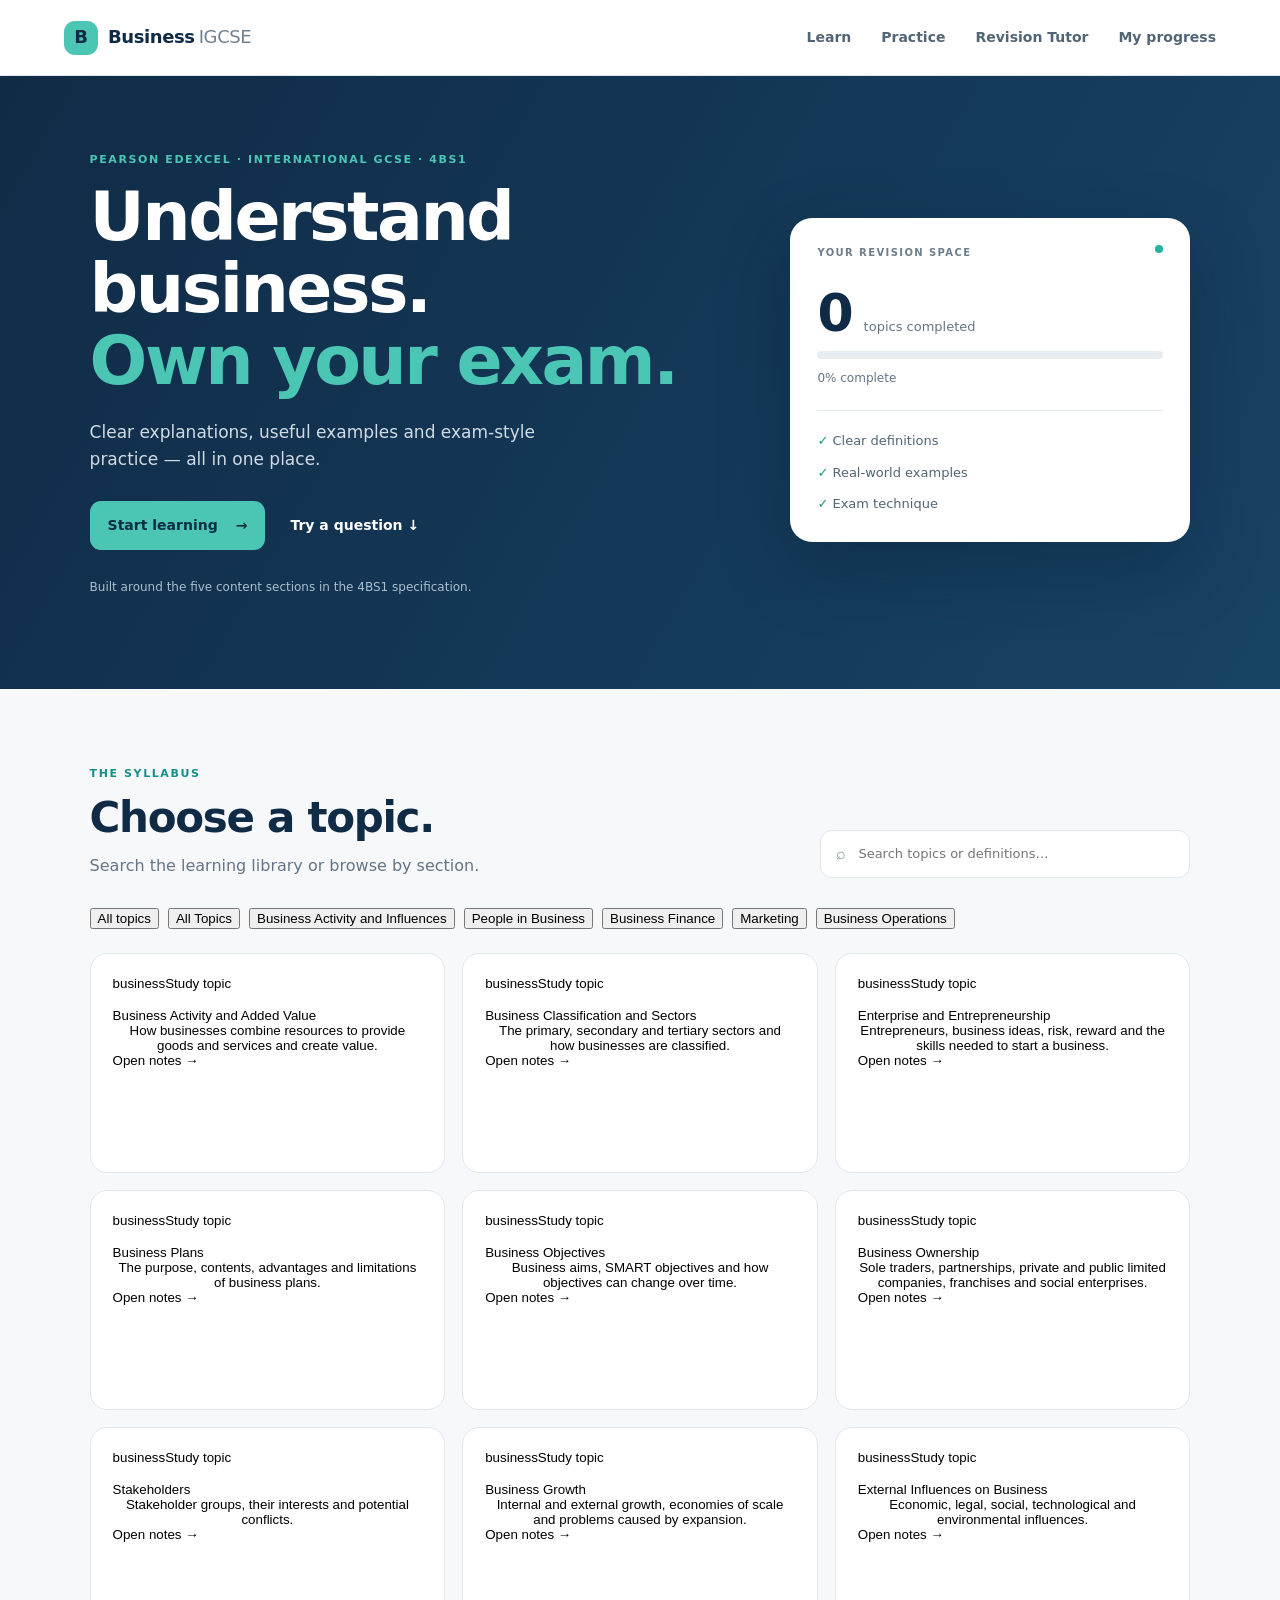
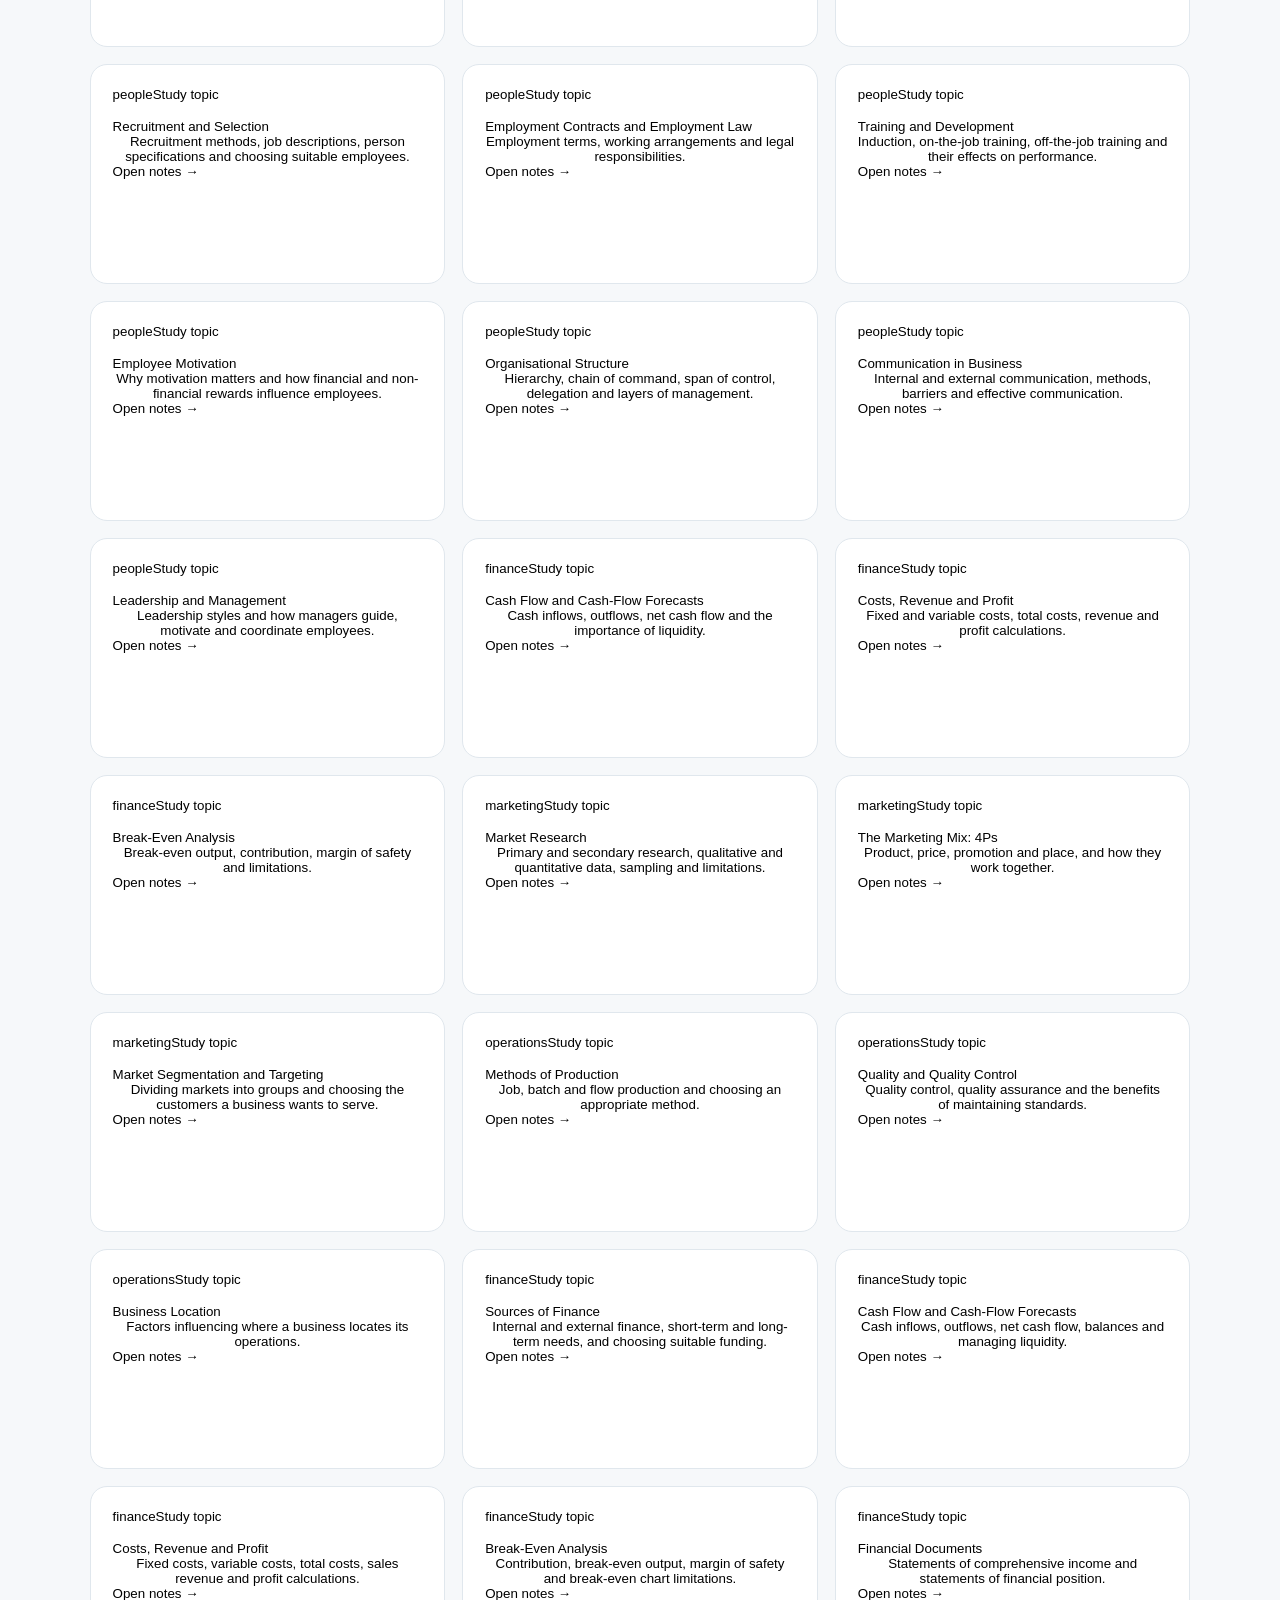
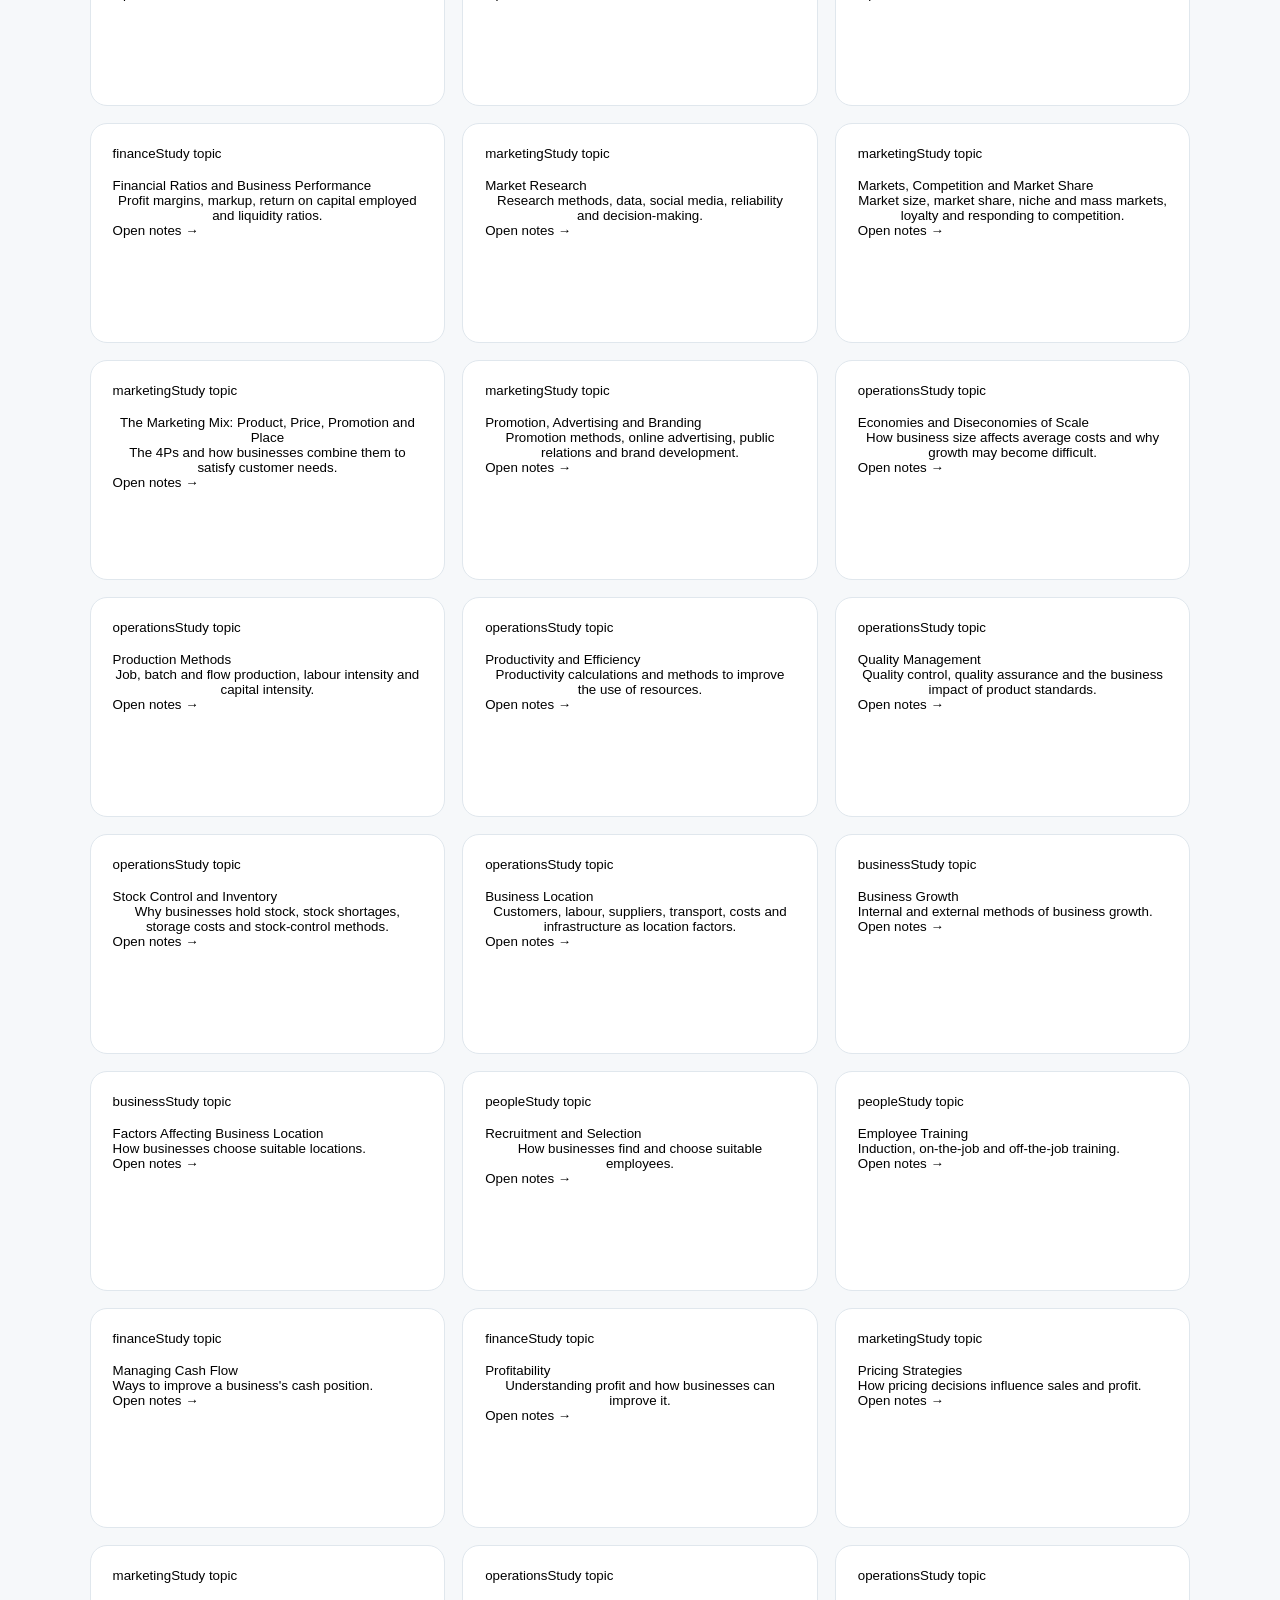
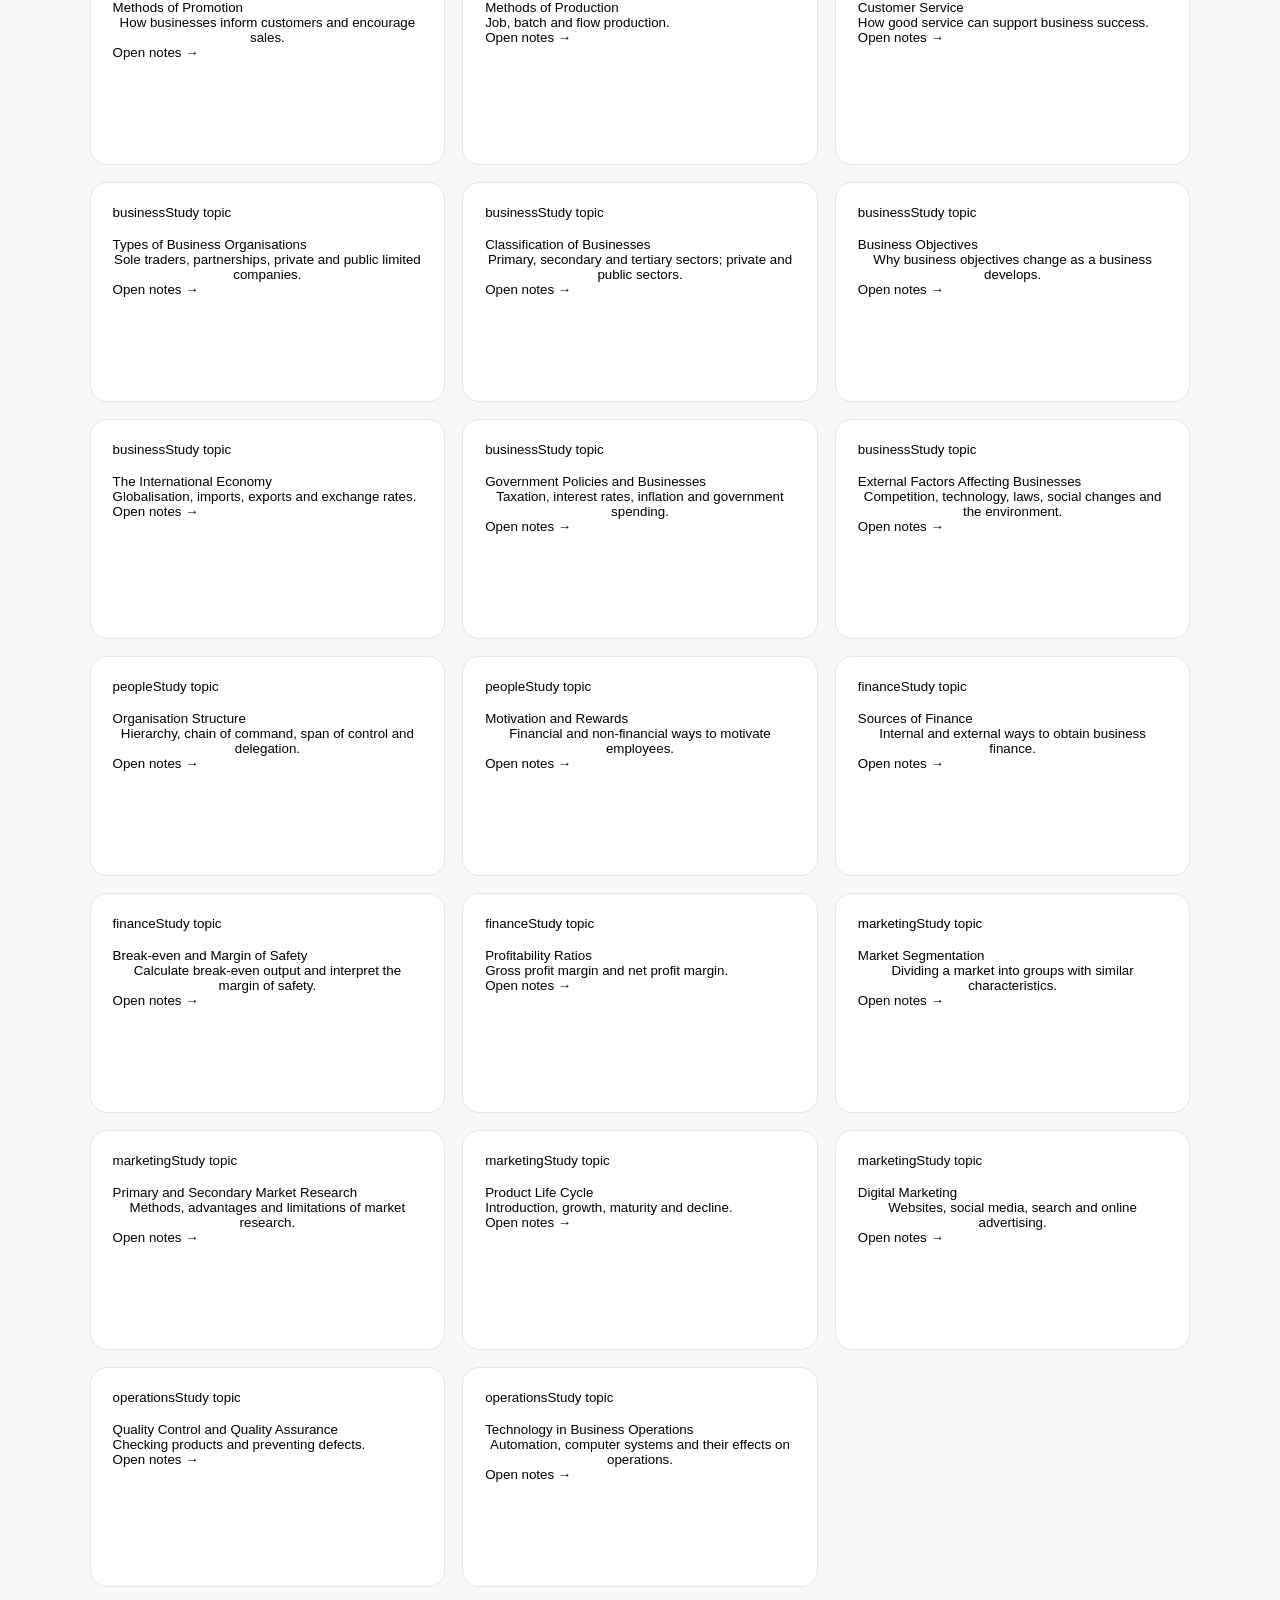
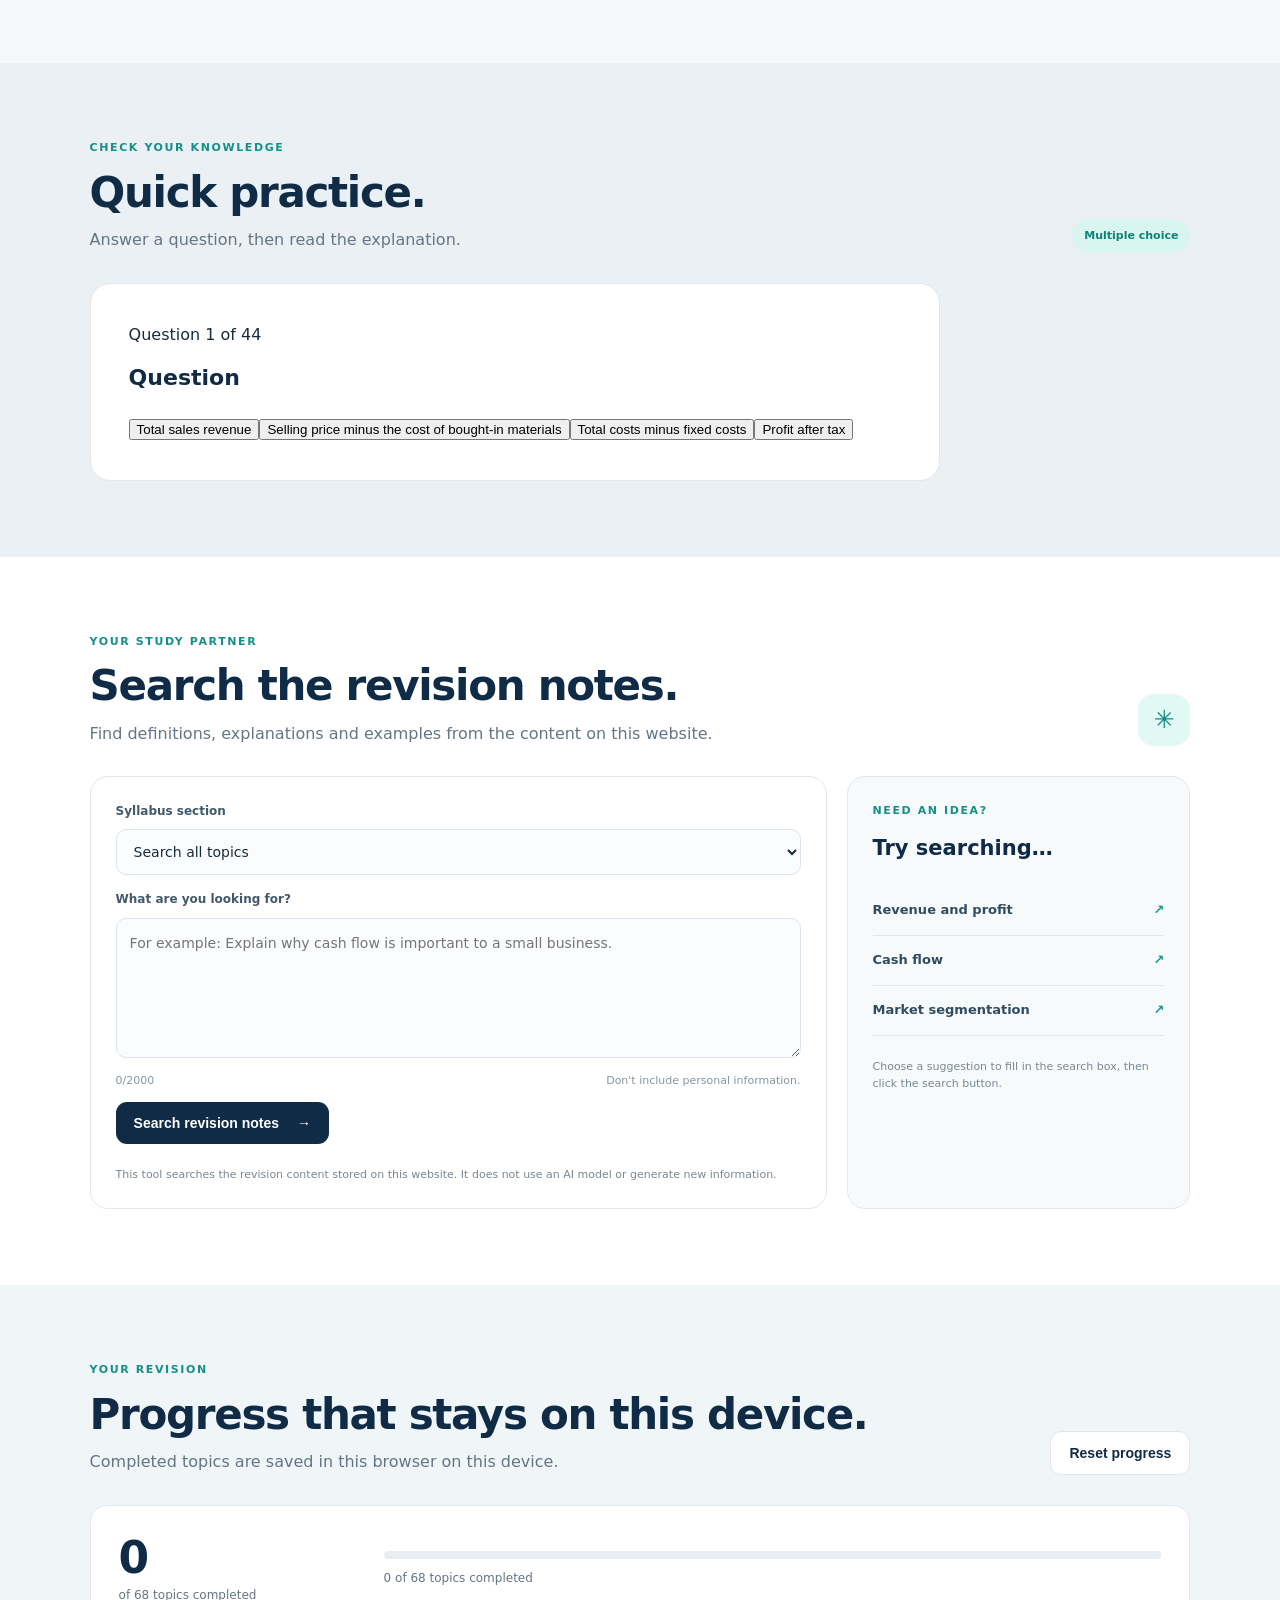
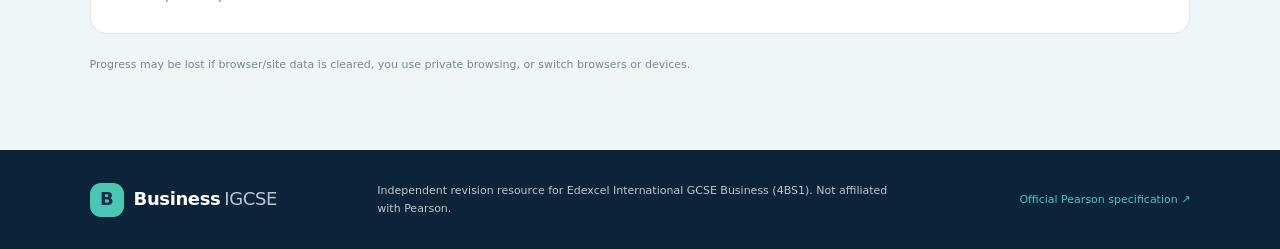
<file: index.html>
<!doctype html>
<html lang="en">
<head>
  <meta charset="UTF-8">
  <meta name="viewport" content="width=device-width, initial-scale=1">
  <meta name="theme-color" content="#102b46">
  <meta name="description" content="Revision notes, practice questions and a Business revision tutor for Edexcel International GCSE Business (4BS1).">
  <meta name="mobile-web-app-capable" content="yes">
  <meta name="apple-mobile-web-app-capable" content="yes">
  <meta name="apple-mobile-web-app-status-bar-style" content="default">

  <title>Business IGCSE — Learn, Practise, Improve</title>

  <link rel="stylesheet" href="./styles.css">
  <link rel="manifest" href="./manifest.json">
  <link rel="icon" href="./app-icon.svg" type="image/svg+xml">
</head>

<body>
  <header class="site-header">
    <a class="brand" href="#home" aria-label="Business IGCSE home">
      <span class="brand-mark">B</span>
      <span>Business<span class="brand-light">IGCSE</span></span>
    </a>

    <button class="menu-toggle" id="menuToggle" type="button"
      aria-label="Toggle navigation" aria-controls="mainNav"
      aria-expanded="false">☰</button>

    <nav id="mainNav" aria-label="Main navigation">
      <a href="#learn">Learn</a>
      <a href="#practice">Practice</a>
      <a href="#tutor">Revision Tutor</a>
      <a href="#progress">My progress</a>
    </nav>
  </header>

  <main id="home">
    <section class="hero">
      <div class="hero-copy">
        <p class="eyebrow">PEARSON EDEXCEL · INTERNATIONAL GCSE · 4BS1</p>
        <h1>Understand business.<br><span>Own your exam.</span></h1>
        <p class="hero-sub">
          Clear explanations, useful examples and exam-style practice — all in one place.
        </p>
        <div class="hero-actions">
          <a class="button button-light" href="#learn">Start learning <span>→</span></a>
          <a class="hero-link" href="#practice">Try a question ↓</a>
        </div>
        <p class="hero-note">Built around the five content sections in the 4BS1 specification.</p>
      </div>

      <div class="hero-card">
        <div class="hero-card-top">
          <span>YOUR REVISION SPACE</span>
          <span class="live-dot"></span>
        </div>
        <div class="hero-stat">
          <strong id="heroCompleted">0</strong>
          <span>topics completed</span>
        </div>
        <div class="progress-track">
          <div id="heroProgressBar" class="progress-fill"></div>
        </div>
        <p id="heroProgressText">Start a topic to build your progress.</p>
        <div class="mini-list">
          <span>✓ Clear definitions</span>
          <span>✓ Real-world examples</span>
          <span>✓ Exam technique</span>
        </div>
      </div>
    </section>

    <section class="section" id="learn">
      <div class="section-heading">
        <div>
          <p class="eyebrow">THE SYLLABUS</p>
          <h2>Choose a topic.</h2>
          <p class="muted">Search the learning library or browse by section.</p>
        </div>
        <label class="search-wrap">
          <span>⌕</span>
          <input id="searchInput" type="search"
            placeholder="Search topics or definitions…"
            aria-label="Search learning topics" autocomplete="off">
        </label>
      </div>

      <div id="sectionFilters" class="filter-row" aria-label="Filter by syllabus section"></div>
      <div id="topicGrid" class="topic-grid" aria-live="polite"></div>
      <p id="noResults" class="empty-state" hidden>No topics match that search. Try a different keyword.</p>
    </section>

    <section class="section practice-section" id="practice">
      <div class="section-heading">
        <div>
          <p class="eyebrow">CHECK YOUR KNOWLEDGE</p>
          <h2>Quick practice.</h2>
          <p class="muted">Answer a question, then read the explanation.</p>
        </div>
        <span class="pill">Multiple choice</span>
      </div>
      <div id="quizCard" class="quiz-card" aria-live="polite"></div>
    </section>

    <section class="section tutor-section" id="tutor">
      <div class="section-heading">
        <div>
          <p class="eyebrow">YOUR STUDY PARTNER</p>
          <h2>Search the revision notes.</h2>
          <p class="muted">Find definitions, explanations and examples from the content on this website.</p>
        </div>
        <span class="tutor-icon">✳</span>
      </div>

      <div class="tutor-layout">
        <div class="tutor-panel">
          <label for="tutorTopic">Syllabus section</label>
          <select id="tutorTopic">
            <option value="">All topics</option>
            <option value="Business activity and influences on business">Business activity and influences on business</option>
            <option value="People in business">People in business</option>
            <option value="Business finance">Business finance</option>
            <option value="Marketing">Marketing</option>
            <option value="Business operations">Business operations</option>
          </select>

          <label for="tutorQuestion">What are you looking for?</label>
          <textarea id="tutorQuestion" rows="5" maxlength="2000"
            placeholder="For example: Explain why cash flow is important to a small business."></textarea>

          <div class="textarea-footer">
            <span id="questionCount">0/2000</span>
            <span>Don't include personal information.</span>
          </div>

          <button class="button button-primary" id="askButton" type="button">
            Search revision notes <span>→</span>
          </button>

          <p id="tutorError" class="error" role="alert" hidden></p>
          <div id="tutorAnswer" class="tutor-answer" hidden aria-live="polite"></div>

          <p class="small-note">
            This tool searches the revision content stored on this website. It does not use an AI model or generate new information.
          </p>
        </div>

        <aside class="prompt-panel">
          <p class="eyebrow">NEED AN IDEA?</p>
          <h3>Try searching…</h3>

          <button class="prompt" type="button" data-prompt="Define revenue and explain how it differs from profit.">
            Revenue and profit <span>↗</span>
          </button>
          <button class="prompt" type="button" data-prompt="Explain cash flow and why it matters to a business.">
            Cash flow <span>↗</span>
          </button>
          <button class="prompt" type="button" data-prompt="Explain market segmentation and give examples.">
            Market segmentation <span>↗</span>
          </button>

          <p class="small-note">Choose a suggestion to fill in the search box, then click the search button.</p>
        </aside>
      </div>
    </section>

    <section class="section progress-section" id="progress">
      <div class="section-heading">
        <div>
          <p class="eyebrow">YOUR REVISION</p>
          <h2>Progress that stays on this device.</h2>
          <p class="muted">Completed topics are saved in this browser on this device.</p>
        </div>
        <button id="resetProgress" class="button button-outline" type="button">Reset progress</button>
      </div>

      <div class="progress-summary">
        <div class="progress-number">
          <strong id="progressCount">0</strong>
          <span>of <span id="totalTopics">0</span> topics completed</span>
        </div>
        <div class="wide-progress">
          <div class="progress-track">
            <div id="mainProgressBar" class="progress-fill"></div>
          </div>
          <p id="mainProgressText">Your learning progress will appear here.</p>
        </div>
      </div>

      <p class="small-note">Progress may be lost if browser/site data is cleared, you use private browsing, or switch browsers or devices.</p>
    </section>
  </main>

  <footer>
    <a class="brand footer-brand" href="#home">
      <span class="brand-mark">B</span>
      <span>Business<span class="brand-light">IGCSE</span></span>
    </a>
    <p>Independent revision resource for Edexcel International GCSE Business (4BS1). Not affiliated with Pearson.</p>
    <a href="https://qualifications.pearson.com/en/qualifications/edexcel-international-gcses/business-2017.html"
      target="_blank" rel="noopener noreferrer">Official Pearson specification ↗</a>
  </footer>

  <dialog id="topicDialog" class="topic-dialog">
    <button class="dialog-close" id="closeDialog" type="button" aria-label="Close topic">×</button>
    <div id="dialogContent"></div>
  </dialog>

  <script src="./content.js"></script>
  <script src="./content2.js"></script>
  <script src="./content3.js"></script>
  <script src="./content4.js"></script>
  <script src="./app.js"></script>

  <script>
    if ("serviceWorker" in navigator) {
      window.addEventListener("load", function () {
        navigator.serviceWorker.register("./service-worker.js")
          .catch(function (error) {
            console.error("PWA registration failed:", error);
          });
      });
    }
  </script>
</body>
</html>
</file>
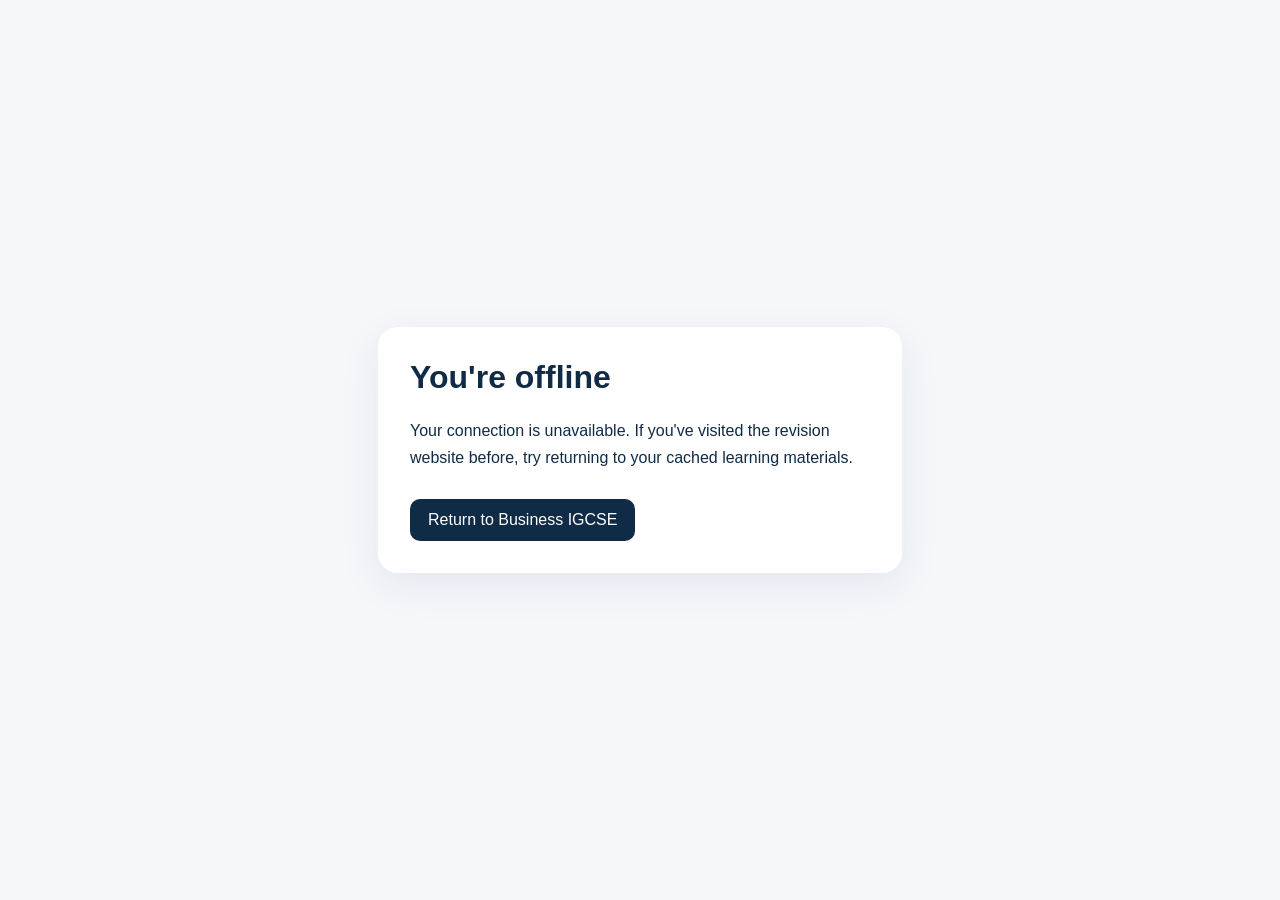
<file: offline.html>
<!doctype html>
<html lang="en">
<head>
  <meta charset="UTF-8">
  <meta name="viewport" content="width=device-width, initial-scale=1">
  <meta name="theme-color" content="#102b46">
  <title>You're offline — Business IGCSE</title>
  <style>
    body {
      margin: 0;
      min-height: 100vh;
      display: grid;
      place-items: center;
      padding: 24px;
      box-sizing: border-box;
      background: #f5f7fb;
      color: #102b46;
      font-family: Arial, sans-serif;
    }
    main {
      max-width: 460px;
      padding: 32px;
      border-radius: 20px;
      background: white;
      box-shadow: 0 12px 40px #102b4614;
    }
    h1 { margin-top: 0; }
    p { line-height: 1.7; }
    a {
      display: inline-block;
      margin-top: 12px;
      padding: 12px 18px;
      border-radius: 10px;
      background: #102b46;
      color: white;
      text-decoration: none;
    }
  </style>
</head>
<body>
  <main>
    <h1>You're offline</h1>
    <p>
      Your connection is unavailable. If you've visited the revision
      website before, try returning to your cached learning materials.
    </p>
    <a href="/">Return to Business IGCSE</a>
  </main>
</body>
</html>
</file>
<file: styles.css>
:root {
  --navy: #102b46;
  --navy2: #173d5d;
  --teal: #4bc6b5;
  --paper: #f6f8fa;
  --ink: #172b3c;
  --muted: #647586;
  --line: #e0e7ed;
  --white: #fff;
  --radius: 20px;
}

* {
  box-sizing: border-box;
}

html {
  scroll-behavior: smooth;
  scroll-padding-top: 90px;
}

body {
  margin: 0;
  background: var(--paper);
  color: var(--ink);
  font-family: Inter, ui-sans-serif, system-ui, -apple-system,
    BlinkMacSystemFont, "Segoe UI", sans-serif;
  line-height: 1.6;
}

.site-header {
  height: 76px;
  padding: 0 max(5vw, 22px);
  display: flex;
  align-items: center;
  justify-content: space-between;
  background: #fff;
  border-bottom: 1px solid var(--line);
  position: sticky;
  top: 0;
  z-index: 10;
}

.brand {
  display: flex;
  align-items: center;
  gap: 10px;
  font-weight: 800;
  font-size: 18px;
  color: var(--navy);
  text-decoration: none;
  letter-spacing: -.4px;
}

.brand-mark {
  display: grid;
  place-items: center;
  width: 34px;
  height: 34px;
  background: var(--teal);
  color: var(--navy);
  border-radius: 11px;
  font-weight: 900;
}

.brand-light {
  font-weight: 500;
  color: #718091;
  margin-left: 4px;
}

.site-header nav {
  display: flex;
  gap: 30px;
}

.site-header nav a,
.hero-link {
  font-size: 14px;
  font-weight: 650;
  text-decoration: none;
  color: #526577;
}

.site-header nav a:hover,
.hero-link:hover {
  color: #087e78;
}

.menu-toggle {
  display: none;
  border: 0;
  background: transparent;
  font-size: 24px;
}

.hero {
  background: linear-gradient(120deg, var(--navy), #174365);
  color: white;
  padding: 75px max(7vw, 24px) 80px;
  display: grid;
  grid-template-columns: minmax(0, 1.2fr) minmax(280px, .8fr);
  gap: 8%;
  align-items: center;
  overflow: hidden;
}

.eyebrow {
  font-size: 11px;
  letter-spacing: 1.6px;
  font-weight: 800;
  color: #168f89;
  margin: 0 0 12px;
}

.hero .eyebrow {
  color: var(--teal);
}

h1, h2, h3, p {
  margin-top: 0;
}

h1 {
  font-size: clamp(40px, 5.6vw, 68px);
  line-height: 1.06;
  letter-spacing: -2.5px;
  margin-bottom: 22px;
}

h1 span {
  color: var(--teal);
}

.hero-sub {
  font-size: 17px;
  color: #d0dce5;
  max-width: 510px;
}

.hero-actions {
  display: flex;
  align-items: center;
  gap: 25px;
  margin: 28px 0;
}

.button {
  border: 0;
  border-radius: 11px;
  padding: 13px 18px;
  font-weight: 750;
  font-size: 14px;
  display: inline-flex;
  gap: 18px;
  align-items: center;
  justify-content: center;
  cursor: pointer;
  text-decoration: none;
}

.button-light {
  background: var(--teal);
  color: #092d43;
}

.button-primary {
  background: var(--navy);
  color: white;
  margin-top: 12px;
}

.button-outline {
  border: 1px solid var(--line);
  background: white;
  color: var(--navy);
}

.hero-link {
  color: white;
}

.hero-note {
  font-size: 12px;
  color: #aabfcd;
}

.hero-card {
  background: #fff;
  color: var(--ink);
  padding: 27px;
  border-radius: 22px;
  box-shadow: 0 25px 70px #061c2d55;
  max-width: 400px;
  width: 100%;
  justify-self: end;
}

.hero-card-top {
  display: flex;
  justify-content: space-between;
  font-size: 10px;
  font-weight: 850;
  letter-spacing: 1.4px;
  color: #6c7e8e;
}

.live-dot {
  width: 8px;
  height: 8px;
  background: #24b49d;
  border-radius: 50%;
}

.hero-stat {
  display: flex;
  align-items: baseline;
  gap: 10px;
  margin: 26px 0 12px;
}

.hero-stat strong {
  font-size: 52px;
  line-height: 1;
  color: var(--navy);
}

.hero-stat span {
  font-size: 13px;
  color: var(--muted);
}

.progress-track {
  height: 8px;
  border-radius: 9px;
  background: #e7edf1;
  overflow: hidden;
}

.progress-fill {
  height: 100%;
  width: 0;
  background: var(--teal);
  border-radius: 9px;
  transition: width .25s;
}

.hero-card > p {
  font-size: 12px;
  color: var(--muted);
  margin: 10px 0 22px;
}

.mini-list {
  display: grid;
  gap: 11px;
  border-top: 1px solid var(--line);
  padding-top: 20px;
  font-size: 13px;
  color: #4f6575;
}

.mini-list span:first-letter {
  color: #159b88;
}

.section {
  padding: 76px max(7vw, 24px);
}

.section-heading {
  display: flex;
  justify-content: space-between;
  align-items: end;
  gap: 25px;
  margin-bottom: 30px;
}

.section h2 {
  font-size: clamp(30px, 3.6vw, 42px);
  letter-spacing: -1.3px;
  line-height: 1.15;
  margin-bottom: 10px;
  color: var(--navy);
}

.muted {
  color: var(--muted);
  margin-bottom: 0;
}

.search-wrap {
  display: flex;
  align-items: center;
  gap: 10px;
  background: white;
  border: 1px solid var(--line);
  border-radius: 12px;
  padding: 0 15px;
  width: min(370px, 100%);
  height: 48px;
  color: #7d8b98;
}

.search-wrap input {
  border: 0;
  outline: 0;
  width: 100%;
  font: inherit;
  font-size: 13px;
  background: transparent;
}

.filter-row {
  display: flex;
  flex-wrap: wrap;
  gap: 9px;
  margin-bottom: 24px;
}

.filter-chip {
  border: 1px solid var(--line);
  background: white;
  color: #526577;
  border-radius: 999px;
  padding: 9px 14px;
  font-size: 12px;
  font-weight: 700;
  cursor: pointer;
}

.filter-chip.active {
  background: var(--navy);
  border-color: var(--navy);
  color: white;
}

.topic-grid {
  display: grid;
  grid-template-columns: repeat(3, minmax(0, 1fr));
  gap: 17px;
}

.topic-card {
  background: white;
  border: 1px solid var(--line);
  border-radius: 17px;
  padding: 22px;
  display: flex;
  flex-direction: column;
  min-height: 220px;
  transition: transform .18s, border-color .18s;
}

.topic-card:hover {
  transform: translateY(-3px);
  border-color: #9fded5;
}

.topic-card-top {
  display: flex;
  justify-content: space-between;
  align-items: center;
  margin-bottom: 17px;
}

.topic-number {
  font-size: 11px;
  font-weight: 850;
  color: #148c85;
  background: #e7f8f5;
  padding: 6px 9px;
  border-radius: 7px;
}

.done-mark {
  font-size: 12px;
  color: #148c85;
  font-weight: 800;
}

.topic-card h3 {
  font-size: 18px;
  line-height: 1.3;
  color: var(--navy);
  margin-bottom: 9px;
}

.topic-card p {
  font-size: 13px;
  color: var(--muted);
  margin-bottom: 20px;
}

.topic-card button {
  margin-top: auto;
  align-self: flex-start;
  border: 0;
  background: transparent;
  padding: 0;
  color: #087e78;
  font-weight: 800;
  font-size: 13px;
  cursor: pointer;
}

.empty-state {
  padding: 35px;
  text-align: center;
  color: var(--muted);
}

.practice-section {
  background: #eaf0f4;
}

.pill {
  font-size: 11px;
  font-weight: 800;
  color: #0d8279;
  background: #d9f5ef;
  padding: 8px 12px;
  border-radius: 30px;
}

.quiz-card {
  background: white;
  border: 1px solid var(--line);
  border-radius: 20px;
  padding: clamp(22px, 4vw, 38px);
  max-width: 850px;
}

.quiz-meta {
  font-size: 11px;
  color: #118980;
  font-weight: 850;
  letter-spacing: 1px;
}

.quiz-card h3 {
  font-size: 22px;
  line-height: 1.4;
  color: var(--navy);
  margin: 13px 0 22px;
}

.answer-list {
  display: grid;
  gap: 10px;
}

.answer-option {
  display: flex;
  align-items: center;
  text-align: left;
  gap: 13px;
  border: 1px solid var(--line);
  background: white;
  border-radius: 11px;
  padding: 14px;
  cursor: pointer;
  color: var(--ink);
  font: inherit;
  font-size: 14px;
}

.answer-option:hover:not(:disabled) {
  border-color: #78cfc2;
}

.answer-option:disabled {
  cursor: default;
}

.option-letter {
  display: grid;
  place-items: center;
  flex: 0 0 28px;
  height: 28px;
  border-radius: 8px;
  background: #eff3f6;
  font-size: 12px;
  font-weight: 800;
}

.answer-option.correct {
  border-color: #36b49c;
  background: #effbf8;
}

.answer-option.incorrect {
  border-color: #e18b8b;
  background: #fff5f5;
}

.quiz-feedback {
  margin-top: 17px;
  border-radius: 10px;
  background: #f1f7f8;
  padding: 15px;
  font-size: 13px;
}

.quiz-controls {
  display: flex;
  justify-content: space-between;
  align-items: center;
  gap: 15px;
  margin-top: 20px;
}

.quiz-controls button {
  border: 0;
  border-radius: 9px;
  padding: 11px 16px;
  background: var(--navy);
  color: white;
  font-weight: 750;
  cursor: pointer;
}

.quiz-controls button:disabled {
  opacity: .35;
  cursor: default;
}

.tutor-section {
  background: white;
}

.tutor-icon {
  display: grid;
  place-items: center;
  width: 52px;
  height: 52px;
  border-radius: 16px;
  background: #e1f8f4;
  color: #0e887e;
  font-size: 25px;
}

.tutor-layout {
  display: grid;
  grid-template-columns: minmax(0, 1.5fr) minmax(250px, .7fr);
  gap: 20px;
}

.tutor-panel,
.prompt-panel {
  border: 1px solid var(--line);
  border-radius: 18px;
  padding: 25px;
  background: #fff;
}

.tutor-panel label {
  display: block;
  font-size: 12px;
  font-weight: 800;
  color: #42596a;
  margin: 15px 0 8px;
}

.tutor-panel label:first-child {
  margin-top: 0;
}

.tutor-panel select,
.tutor-panel textarea {
  width: 100%;
  font: inherit;
  font-size: 14px;
  padding: 13px;
  border: 1px solid #dce5eb;
  border-radius: 10px;
  background: #fbfcfd;
  color: var(--ink);
  outline-color: #58c9b8;
}

.tutor-panel textarea {
  resize: vertical;
}

.textarea-footer {
  display: flex;
  justify-content: space-between;
  gap: 10px;
  color: #8795a0;
  font-size: 11px;
  margin-top: 7px;
}

.tutor-answer {
  white-space: pre-wrap;
  border-top: 1px solid var(--line);
  margin-top: 22px;
  padding-top: 20px;
  font-size: 14px;
  line-height: 1.75;
}

.error {
  color: #b42318;
  font-size: 13px;
  margin: 12px 0 0;
}

.prompt-panel {
  background: #f7fafb;
}

.prompt-panel h3 {
  font-size: 21px;
  color: var(--navy);
}

.prompt {
  width: 100%;
  display: flex;
  justify-content: space-between;
  text-align: left;
  padding: 14px 0;
  background: transparent;
  border: 0;
  border-bottom: 1px solid var(--line);
  font: inherit;
  font-size: 13px;
  font-weight: 700;
  color: #304c60;
  cursor: pointer;
}

.prompt span {
  color: #15988d;
}

.small-note {
  font-size: 11px;
  color: #788894;
  line-height: 1.6;
  margin: 22px 0 0;
}

.progress-section {
  background: #f0f5f7;
}

.progress-summary {
  display: grid;
  grid-template-columns: 230px 1fr;
  gap: 35px;
  align-items: center;
  background: white;
  border: 1px solid var(--line);
  border-radius: 17px;
  padding: 28px;
}

.progress-number {
  display: grid;
  gap: 4px;
}

.progress-number strong {
  font-size: 44px;
  color: var(--navy);
  line-height: 1.1;
}

.progress-number span {
  font-size: 12px;
  color: var(--muted);
}

.wide-progress p {
  font-size: 12px;
  color: var(--muted);
  margin: 10px 0 0;
}

footer {
  background: #0c2439;
  color: #b7c7d3;
  padding: 32px max(7vw, 24px);
  display: grid;
  grid-template-columns: 1fr 2fr 1fr;
  align-items: center;
  gap: 25px;
  font-size: 11px;
}

footer p {
  margin: 0;
}

footer > a:last-child {
  color: var(--teal);
  text-align: right;
  text-decoration: none;
}

.footer-brand {
  color: white;
}

.footer-brand .brand-light {
  color: #b7c7d3;
}

.topic-dialog {
  border: 0;
  border-radius: 20px;
  padding: 32px;
  width: min(700px, calc(100% - 28px));
  max-height: 85vh;
  overflow: auto;
  color: var(--ink);
  box-shadow: 0 25px 90px #061c2d55;
}

.topic-dialog::backdrop {
  background: #091d2c99;
  backdrop-filter: blur(3px);
}

.dialog-close {
  float: right;
  border: 0;
  background: #edf3f6;
  border-radius: 50%;
  width: 34px;
  height: 34px;
  font-size: 22px;
  cursor: pointer;
}

.topic-dialog h2 {
  color: var(--navy);
  font-size: 29px;
  line-height: 1.2;
}

.topic-dialog h3 {
  color: var(--navy);
  margin-top: 25px;
}

.topic-dialog p,
.topic-dialog li {
  font-size: 14px;
  color: #465d6e;
}

.definition-box {
  background: #eaf8f5;
  border-left: 4px solid var(--teal);
  padding: 16px;
  border-radius: 8px;
  margin: 18px 0;
}

.exam-tip {
  background: #f2f5f8;
  padding: 16px;
  border-radius: 10px;
  margin-top: 18px;
  font-size: 13px;
}

.mark-done {
  margin-top: 22px;
  border: 0;
  background: var(--navy);
  color: white;
  padding: 13px 17px;
  border-radius: 10px;
  font-weight: 800;
  cursor: pointer;
}

@media (max-width: 850px) {
  .hero {
    grid-template-columns: 1fr;
    gap: 35px;
    padding-top: 55px;
  }

  .hero-card {
    justify-self: start;
    max-width: 520px;
  }

  .topic-grid {
    grid-template-columns: repeat(2, minmax(0, 1fr));
  }

  .tutor-layout {
    grid-template-columns: 1fr;
  }

  .section-heading {
    align-items: flex-start;
    flex-direction: column;
  }

  .search-wrap {
    width: 100%;
  }

  footer {
    grid-template-columns: 1fr 1fr;
  }

  footer p {
    grid-column: 1 / -1;
    grid-row: 2;
  }

  footer > a:last-child {
    text-align: right;
  }
}

@media (max-width: 560px) {
  .site-header {
    height: 66px;
  }

  .menu-toggle {
    display: block;
    color: var(--navy);
    cursor: pointer;
  }

  .site-header nav {
    display: none;
    position: absolute;
    top: 65px;
    left: 0;
    right: 0;
    padding: 20px 24px;
    background: white;
    border-bottom: 1px solid var(--line);
    flex-direction: column;
    gap: 18px;
  }

  .site-header nav.open {
    display: flex;
  }

  .hero {
    padding: 48px 24px;
  }

  h1 {
    font-size: 43px;
    letter-spacing: -1.8px;
  }

  .hero-actions {
    align-items: flex-start;
    flex-direction: column;
    gap: 18px;
  }

  .section {
    padding: 55px 20px;
  }

  .topic-grid {
    grid-template-columns: 1fr;
  }

  .progress-summary {
    grid-template-columns: 1fr;
    gap: 20px;
    padding: 22px;
  }

  .quiz-controls {
    align-items: flex-start;
    flex-direction: column;
  }

  .topic-dialog {
    padding: 24px;
  }

  footer {
    grid-template-columns: 1fr;
    gap: 18px;
  }

  footer p {
    grid-column: auto;
    grid-row: auto;
  }

  footer > a:last-child {
    text-align: left;
  }
}
</file>
